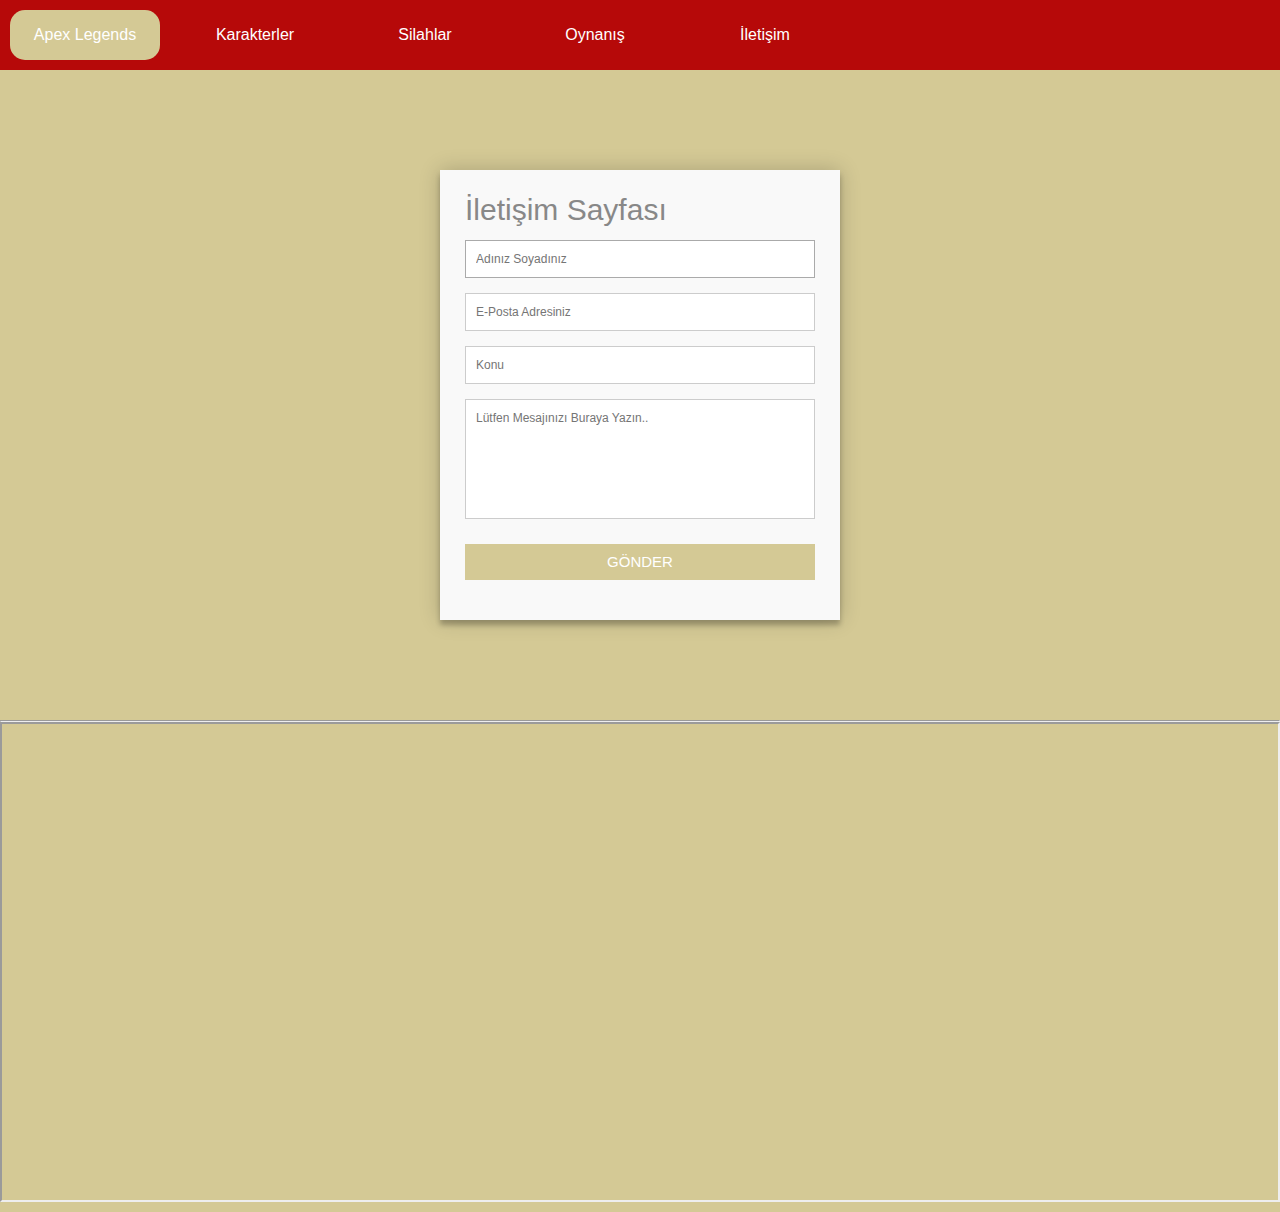
<file: iletişim.html>
<!DOCTYPE html>
<html lang="en">
  <head>
    <meta charset="UTF-8" />
    <meta http-equiv="X-UA-Compatible" content="IE=edge" />
    <meta name="viewport" content="width=device-width, initial-scale=1.0" />
    <title>İletişim</title>
    <link rel="stylesheet" href="style.css" />
    <link rel="stylesheet" href="iletişim.css" />
  </head>
  <body>
    <div class="menu-bar">
      <ul>
        <li class="active"><a href="index.html">Apex Legends</a></li>
        <li><a href="karakter.html">Karakterler</a></li>
        <li><a href="silahlar.html">Silahlar</a></li>
        <li><a href="oynanış.html">Oynanış</a></li>
        <li><a href="iletişim.html">İletişim</a></li>
      </ul>
    </div>
    <div class="container">
      <form id="contact" action="" method="">
        <h2>İletişim Sayfası</h2>
        <div class="form-control">
          <input
            placeholder="Adınız Soyadınız"
            type="text"
            required
            autofocus
          />
        </div>
        <div class="form-control">
          <input placeholder="E-Posta Adresiniz" type="email" required />
        </div>
        <div class="form-control">
          <input placeholder="Konu" type="text" required />
        </div>
        <div class="form-control">
          <textarea
            placeholder="Lütfen Mesajınızı Buraya Yazın.."
            required
          ></textarea>
        </div>
        <div class="form-control">
          <button name="submit" type="submit" id="submit">GÖNDER</button>
        </div>
      </form>
    </div>

    <hr />

    <iframe
      src="https://www.google.com/maps/d/embed?mid=1utpr8CiS82jmkZ1EgTTN_urhyxJ52gw&ehbc=2E312F"
      width="100%"
      height="480"
    ></iframe>
  </body>
</html>
</file>
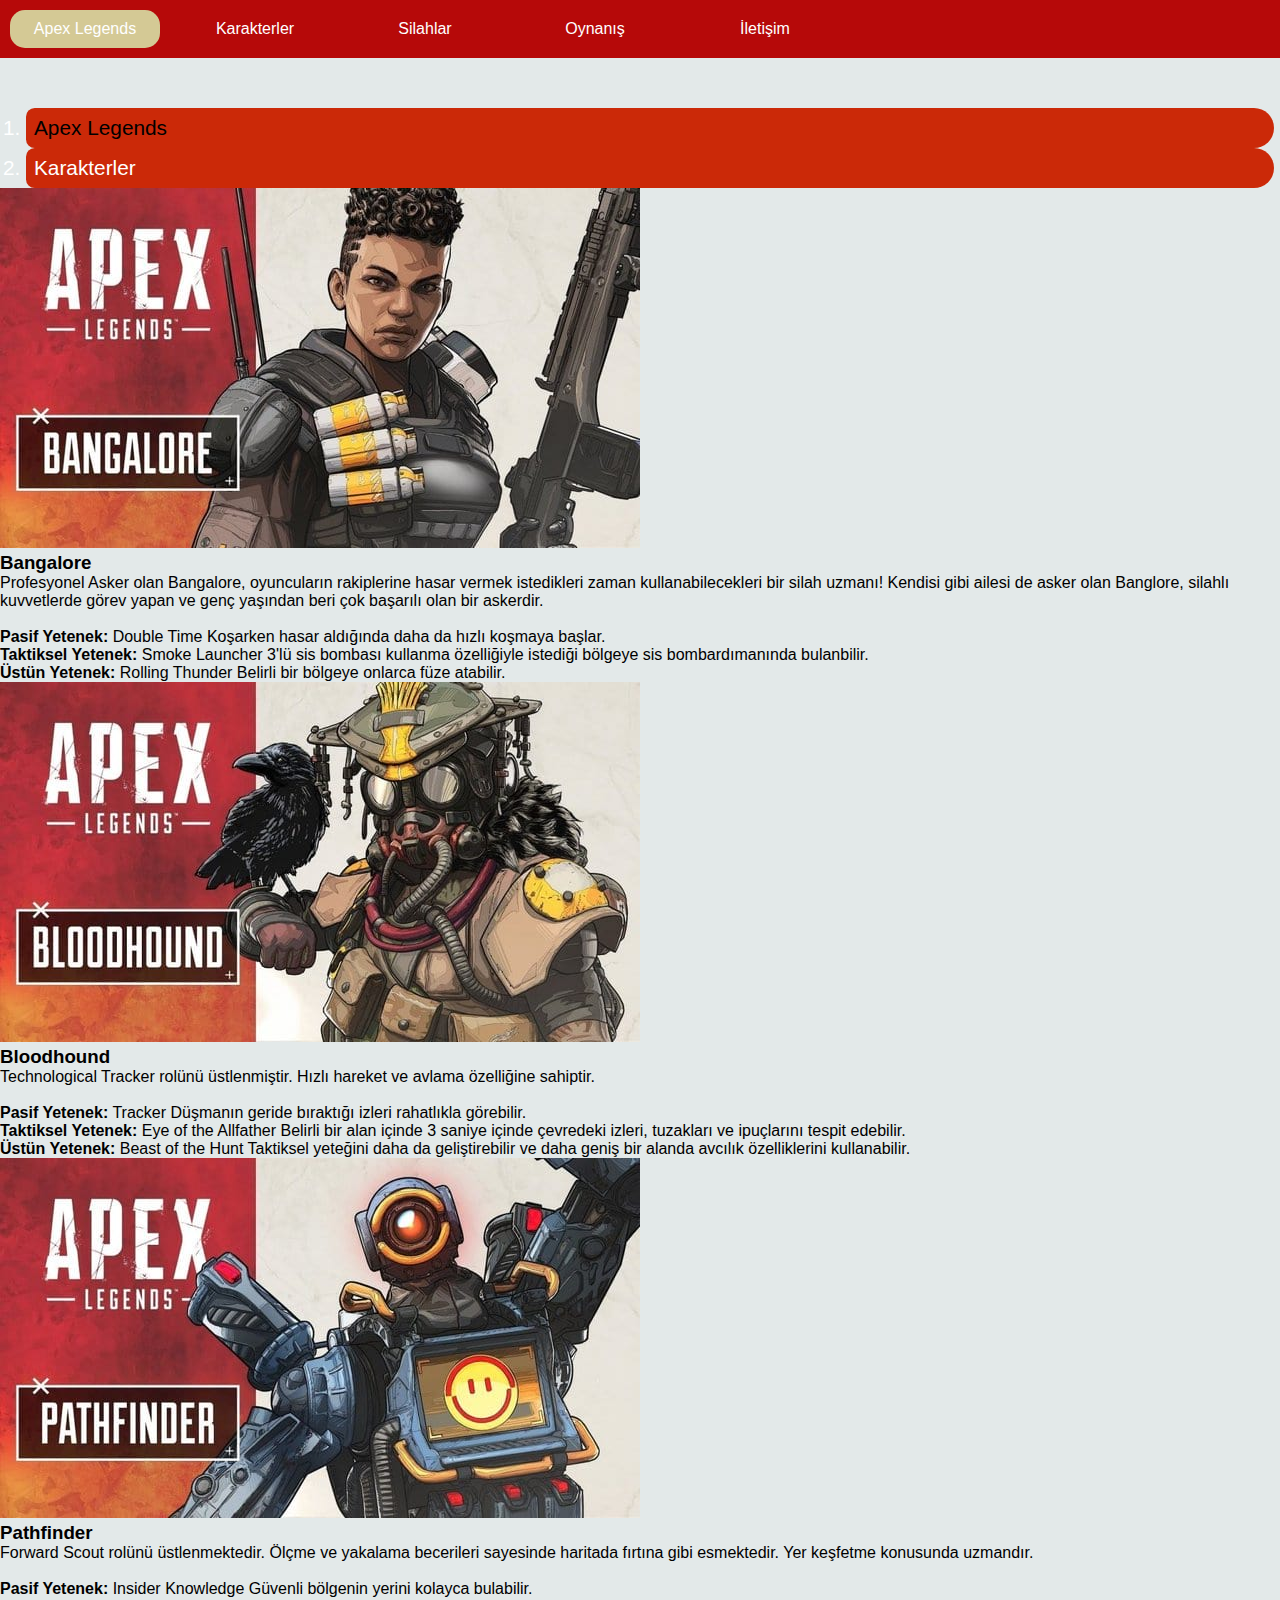
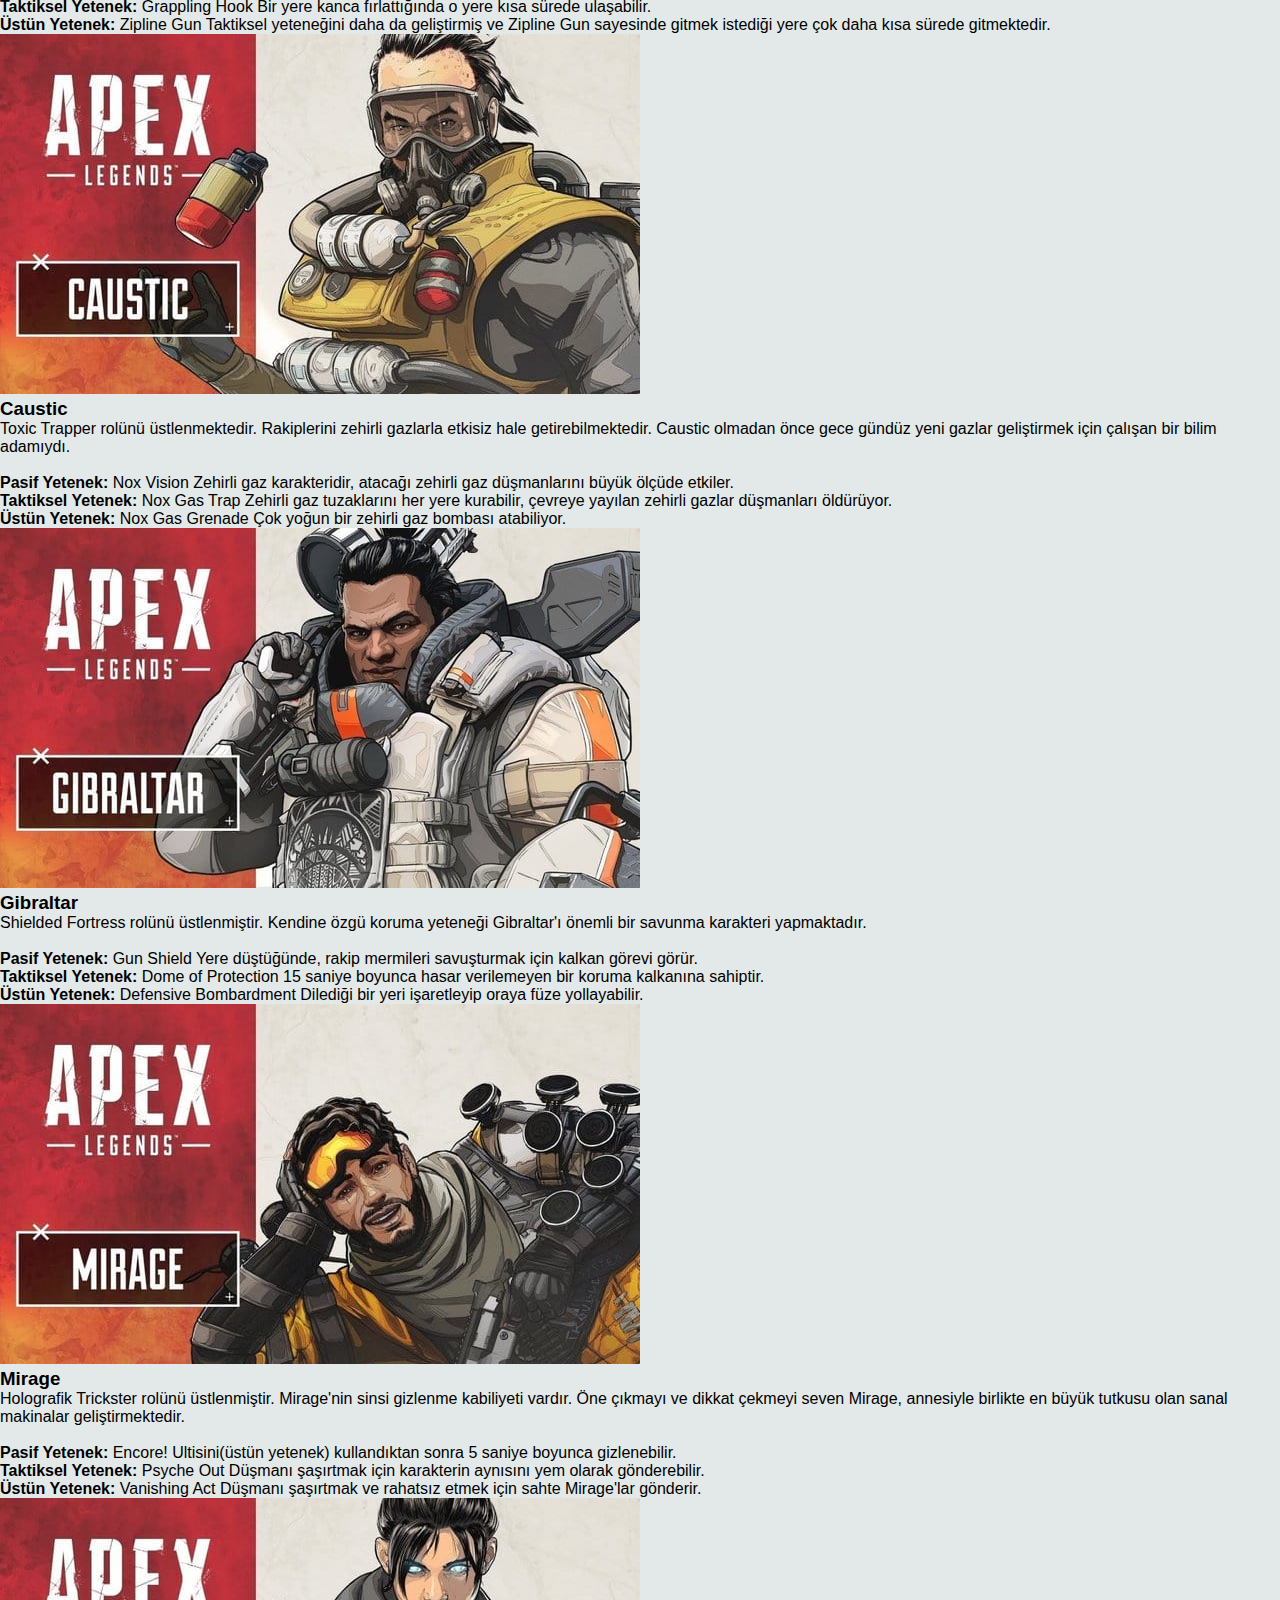
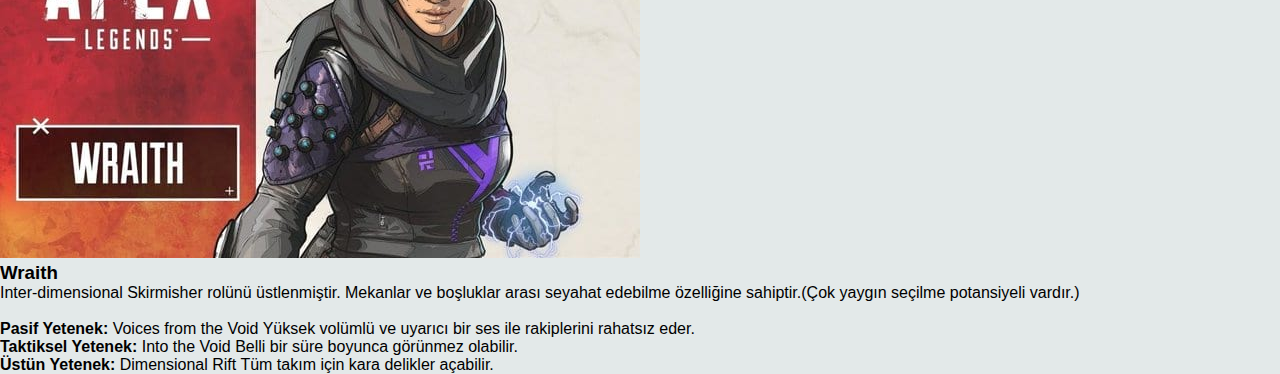
<file: karakter.html>
<!DOCTYPE html>
<html lang="en">
  <head>
    <meta charset="UTF-8" />
    <meta http-equiv="X-UA-Compatible" content="IE=edge" />
    <meta name="viewport" content="width=device-width, initial-scale=1.0" />
    <title>Karakterler</title>
    <link
      href="https://cdn.jsdelivr.net/npm/bootstrap@5.1.3/dist/css/bootstrap.min.css"
      rel="stylesheet"
      integrity="sha384-1BmE4kWBq78iYhFldvKuhfTAU6auU8tT94WrHftjDbrCEXSU1oBoqyl2QvZ6jIW3"
      crossorigin="anonymous"
    />
    <link rel="stylesheet" href="crumb.css" />
    <link rel="stylesheet" href="style.css" />
  </head>
  <body>
    <div class="menu-bar">
      <ul>
        <li class="active"><a href="index.html">Apex Legends</a></li>
        <li><a href="karakter.html">Karakterler</a></li>
        <li><a href="silahlar.html">Silahlar</a></li>
        <li><a href="oynanış.html">Oynanış</a></li>
        <li><a href="iletişim.html">İletişim</a></li>
      </ul>
    </div>

    <div class="container">
      <div class="crumb">
        <nav aria-label="breadcrumb">
          <ol class="breadcrumb">
            <li class="active" aria-current="page">
              <a href="index.html">Apex Legends</a>
            </li>
            <li class="" aria-current="page">Karakterler</li>
          </ol>
        </nav>
      </div>

      <div class="card-group">
        <div class="card">
          <a href="fotolar/karakterler/Bangalore.jpg">
            <img
              src="fotolar/karakterler/Bangalore.jpg"
              class="card-img-top"
              alt=""
            />
          </a>
          <div class="card-body">
            <h3 class="card-title">Bangalore</h3>
            <p class="card-text">
              <li>
                Profesyonel Asker olan Bangalore, oyuncuların rakiplerine hasar
                vermek istedikleri zaman kullanabilecekleri bir silah uzmanı!
                Kendisi gibi ailesi de asker olan Banglore, silahlı kuvvetlerde
                görev yapan ve genç yaşından beri çok başarılı olan bir
                askerdir.
              </li>
              <br />

              <li>
                <b>Pasif Yetenek:</b> Double Time Koşarken hasar aldığında daha
                da hızlı koşmaya başlar.
              </li>
              <li>
                <b> Taktiksel Yetenek:</b> Smoke Launcher 3'lü sis bombası
                kullanma özelliğiyle istediği bölgeye sis bombardımanında
                bulanbilir.
              </li>
              <li>
                <b> Üstün Yetenek:</b> Rolling Thunder Belirli bir bölgeye
                onlarca füze atabilir.
              </li>
            </p>
          </div>
        </div>

        <div class="card">
          <a href="fotolar/karakterler/Bloodhound.jpg">
            <img
              src="fotolar/karakterler/Bloodhound.jpg"
              class="card-img-top"
              alt=""
            />
          </a>
          <div class="card-body">
            <h3 class="card-title">Bloodhound</h3>
            <p>
              <li>
                Technological Tracker rolünü üstlenmiştir. Hızlı hareket ve
                avlama özelliğine sahiptir.
              </li>
              <br />

              <li>
                <b> Pasif Yetenek:</b> Tracker Düşmanın geride bıraktığı izleri
                rahatlıkla görebilir.
              </li>
              <li>
                <b> Taktiksel Yetenek:</b> Eye of the Allfather Belirli bir alan
                içinde 3 saniye içinde çevredeki izleri, tuzakları ve ipuçlarını
                tespit edebilir.
              </li>
              <li>
                <b> Üstün Yetenek:</b> Beast of the Hunt Taktiksel yeteğini daha
                da geliştirebilir ve daha geniş bir alanda avcılık özelliklerini
                kullanabilir.
              </li>
            </p>
          </div>
        </div>
      </div>

      <div class="card-group">
        <div class="card">
          <a href="fotolar/karakterler/Pathfinder.jpg">
            <img
              src="fotolar/karakterler/Pathfinder.jpg"
              class="card-img-top"
              alt=""
            />
          </a>
          <div class="card-body">
            <h3 class="card-title">Pathfinder</h3>
            <p>
              <li>
                Forward Scout rolünü üstlenmektedir. Ölçme ve yakalama
                becerileri sayesinde haritada fırtına gibi esmektedir. Yer
                keşfetme konusunda uzmandır.
              </li>
              <br />

              <li>
                <b> Pasif Yetenek:</b> Insider Knowledge Güvenli bölgenin yerini
                kolayca bulabilir.
              </li>
              <li>
                <b> Taktiksel Yetenek:</b> Grappling Hook Bir yere kanca
                fırlattığında o yere kısa sürede ulaşabilir.
              </li>
              <li>
                <b> Üstün Yetenek:</b> Zipline Gun Taktiksel yeteneğini daha da
                geliştirmiş ve Zipline Gun sayesinde gitmek istediği yere çok
                daha kısa sürede gitmektedir.
              </li>
            </p>
          </div>
        </div>

        <div class="card">
          <a href="fotolar/karakterler/Caustic.jpg">
            <img
              src="fotolar/karakterler/Caustic.jpg"
              class="card-img-top"
              alt=""
            />
          </a>
          <div class="card-body">
            <h3 class="card-title">Caustic</h3>
            <p>
              <li>
                Toxic Trapper rolünü üstlenmektedir. Rakiplerini zehirli
                gazlarla etkisiz hale getirebilmektedir. Caustic olmadan önce
                gece gündüz yeni gazlar geliştirmek için çalışan bir bilim
                adamıydı.
              </li>
              <br />

              <li>
                <b> Pasif Yetenek: </b> Nox Vision Zehirli gaz karakteridir,
                atacağı zehirli gaz düşmanlarını büyük ölçüde etkiler.
              </li>
              <li>
                <b>Taktiksel Yetenek: </b> Nox Gas Trap Zehirli gaz tuzaklarını
                her yere kurabilir, çevreye yayılan zehirli gazlar düşmanları
                öldürüyor.
              </li>
              <li>
                <b> Üstün Yetenek: </b> Nox Gas Grenade Çok yoğun bir zehirli
                gaz bombası atabiliyor.
              </li>
            </p>
          </div>
        </div>
      </div>
      <div class="card-group">
        <div class="card">
          <a href="fotolar/karakterler/Gibraltar.jpg">
            <img
              src="fotolar/karakterler/Gibraltar.jpg"
              class="card-img-top"
              alt=""
            />
          </a>
          <div class="card-body">
            <h3 class="card-title">Gibraltar</h3>
            <p>
              <li>
                Shielded Fortress rolünü üstlenmiştir. Kendine özgü koruma
                yeteneği Gibraltar'ı önemli bir savunma karakteri yapmaktadır.
              </li>
              <br />

              <li>
                <b> Pasif Yetenek: </b> Gun Shield Yere düştüğünde, rakip
                mermileri savuşturmak için kalkan görevi görür.
              </li>
              <li>
                <b> Taktiksel Yetenek: </b> Dome of Protection 15 saniye boyunca
                hasar verilemeyen bir koruma kalkanına sahiptir.
              </li>
              <li>
                <b> Üstün Yetenek: </b> Defensive Bombardment Dilediği bir yeri
                işaretleyip oraya füze yollayabilir.
              </li>
            </p>
          </div>
        </div>

        <div class="card">
          <a href="fotolar/karakterler/Mirage.jpg">
            <img
              src="fotolar/karakterler/Mirage.jpg"
              class="card-img-top"
              alt=""
            />
          </a>
          <div class="card-body">
            <h3 class="card-title">Mirage</h3>
            <p>
              <li>
                Holografik Trickster rolünü üstlenmiştir. Mirage'nin sinsi
                gizlenme kabiliyeti vardır. Öne çıkmayı ve dikkat çekmeyi seven
                Mirage, annesiyle birlikte en büyük tutkusu olan sanal makinalar
                geliştirmektedir.
              </li>
              <br />

              <li>
                <b> Pasif Yetenek: </b> Encore! Ultisini(üstün yetenek)
                kullandıktan sonra 5 saniye boyunca gizlenebilir.
              </li>
              <li>
                <b> Taktiksel Yetenek: </b> Psyche Out Düşmanı şaşırtmak için
                karakterin aynısını yem olarak gönderebilir.
              </li>
              <li>
                <b> Üstün Yetenek: </b> Vanishing Act Düşmanı şaşırtmak ve
                rahatsız etmek için sahte Mirage'lar gönderir.
              </li>
            </p>
          </div>
        </div>
      </div>
      <div class="card-group">
        <div class="card">
          <a href="fotolar/karakterler/Wraith.jpg">
            <img
              src="fotolar/karakterler/Wraith.jpg"
              class="card-img-top"
              alt=""
            />
          </a>
          <div class="card-body">
            <h3 class="card-title">Wraith</h3>
            <p>
              <li>
                Inter-dimensional Skirmisher rolünü üstlenmiştir. Mekanlar ve
                boşluklar arası seyahat edebilme özelliğine sahiptir.(Çok yaygın
                seçilme potansiyeli vardır.)
              </li>
              <br />

              <li>
                <b> Pasif Yetenek: </b> Voices from the Void Yüksek volümlü ve
                uyarıcı bir ses ile rakiplerini rahatsız eder.
              </li>
              <li>
                <b> Taktiksel Yetenek: </b> Into the Void Belli bir süre boyunca
                görünmez olabilir.
              </li>
              <li>
                <b> Üstün Yetenek: </b> Dimensional Rift Tüm takım için kara
                delikler açabilir.
              </li>
            </p>
          </div>
        </div>
      </div>
    </div>
  </body>
</html>
</file>
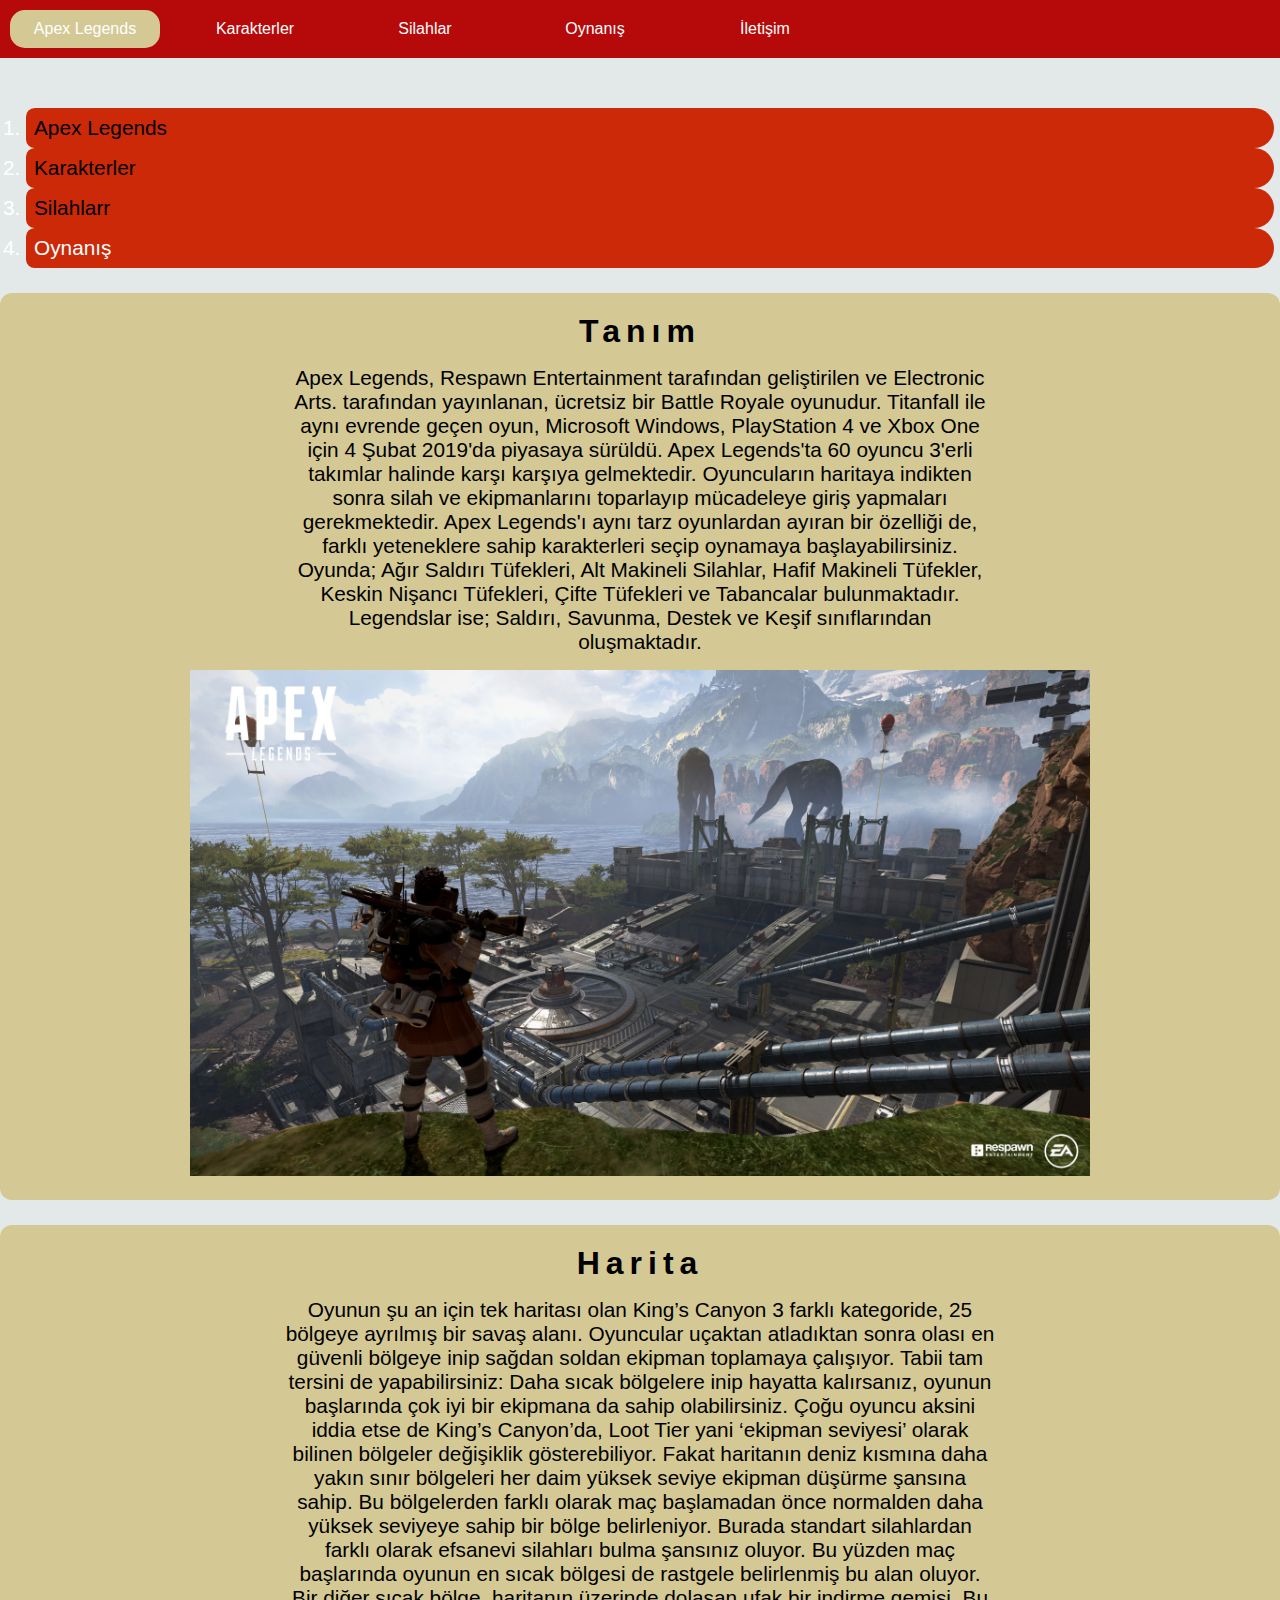
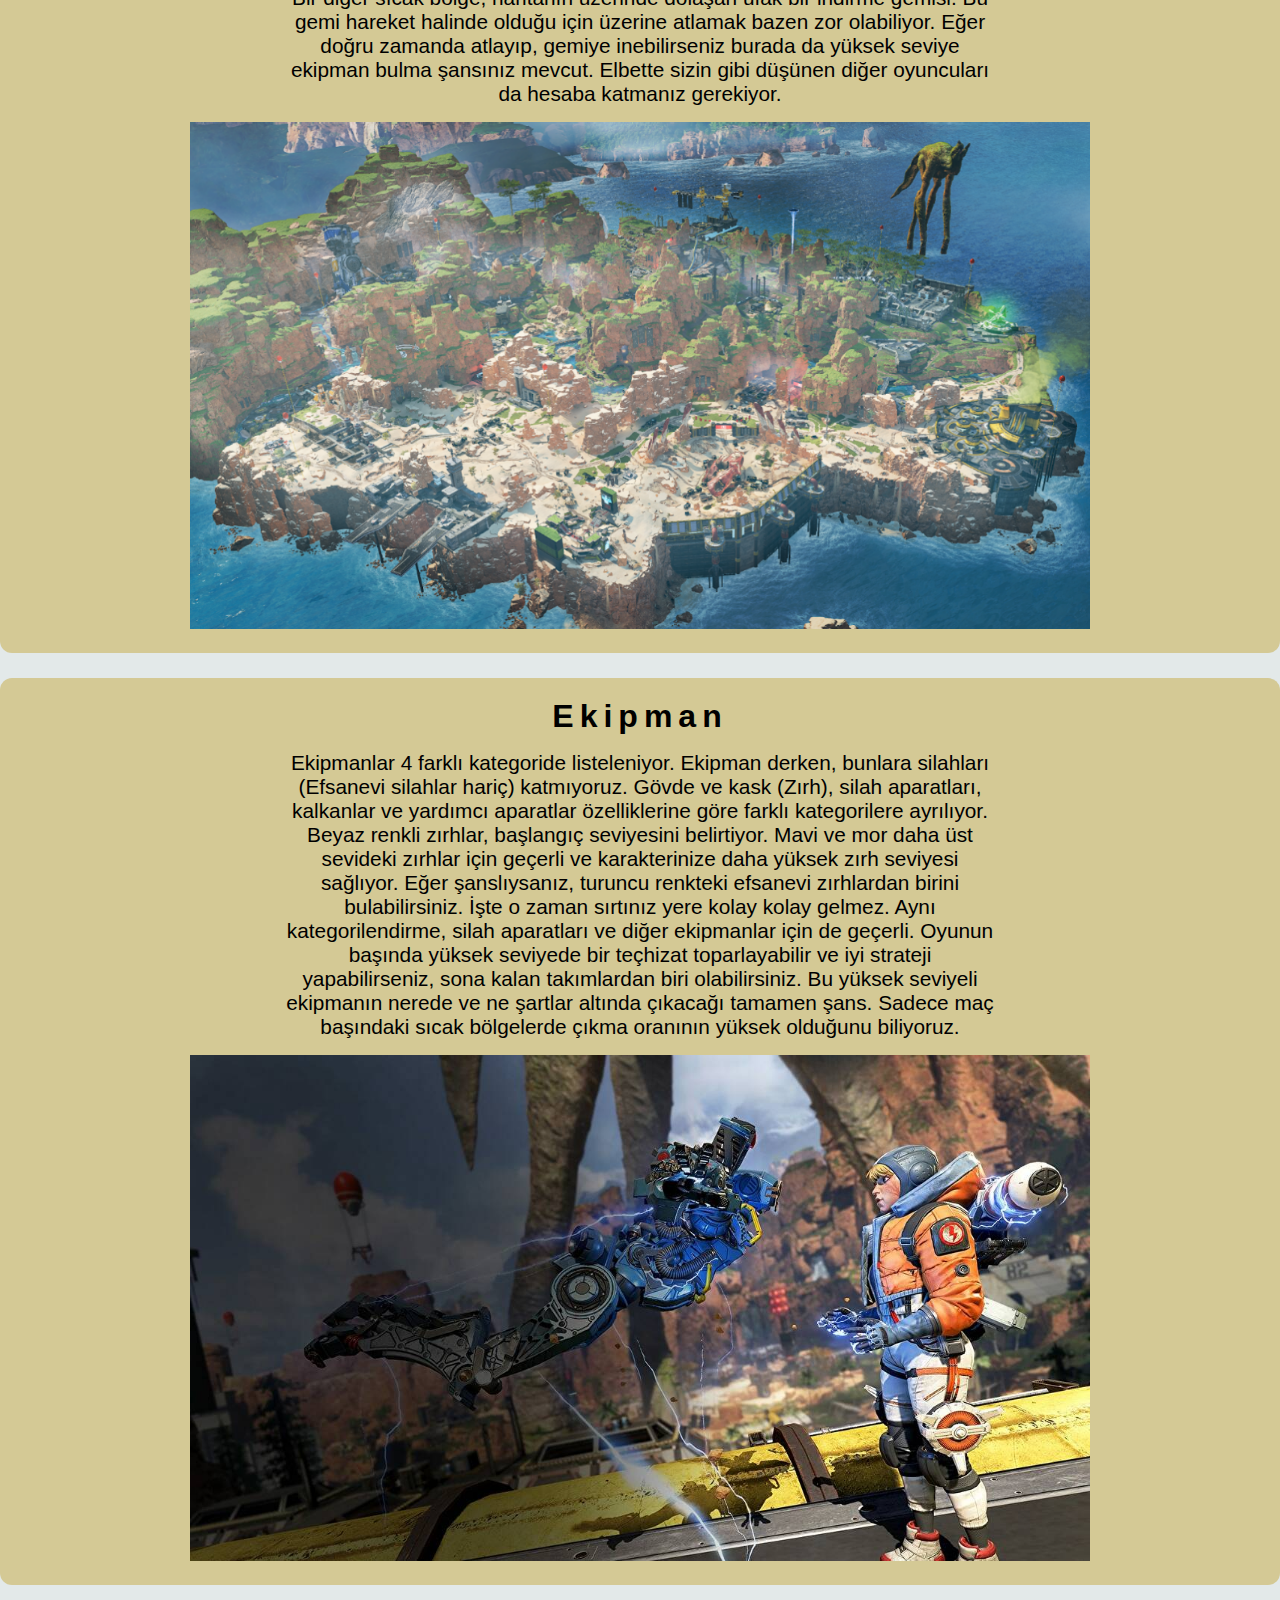
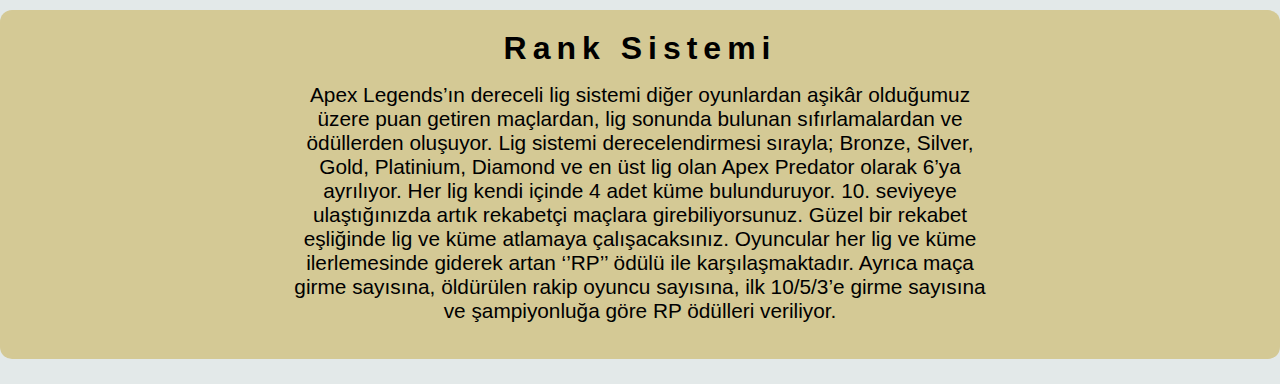
<file: oynanış.html>
<!DOCTYPE html>
<html lang="en">
  <head>
    <meta charset="UTF-8" />
    <meta http-equiv="X-UA-Compatible" content="IE=edge" />
    <meta name="viewport" content="width=device-width, initial-scale=1.0" />
    <title>Oynanış</title>
    <link
    href="https://cdn.jsdelivr.net/npm/bootstrap@5.1.3/dist/css/bootstrap.min.css"
    rel="stylesheet"
    integrity="sha384-1BmE4kWBq78iYhFldvKuhfTAU6auU8tT94WrHftjDbrCEXSU1oBoqyl2QvZ6jIW3"
    crossorigin="anonymous"
  />
  <link rel="stylesheet" href="crumb.css">
    <link rel="stylesheet" href="style.css" />
    <link rel="stylesheet" href="text.css" />
  </head>
  <body>
    <div class="menu-bar">
      <ul>
        <li class="active"><a href="index.html">Apex Legends</a></li>
        <li><a href="karakter.html">Karakterler</a></li>
        <li><a href="silahlar.html">Silahlar</a></li>
        <li><a href="oynanış.html">Oynanış</a></li>
        <li><a href="iletişim.html">İletişim</a></li>
      </ul>
    </div>

    <div class="container">
      <div class="crumb">
        <nav aria-label="breadcrumb">
          <ol class="breadcrumb">
            <li class="active" aria-current="page">
              <a href="index.html">Apex Legends</a>
            </li>
            <li class="active" aria-current="page">
              <a href="karakter.html">Karakterler</a>
            </li>
            <li class="active" aria-current="page">
              <a href="silahlar.html">Silahlarr</a>
            </li>
            <li class="" aria-current="page">Oynanış</li>
          </ol>
        </nav>
      </div>
      <div class="text">
        <p> <h1>Tanım</h1> </p>
        <p class="apex-text">
          Apex Legends, Respawn Entertainment tarafından geliştirilen ve
          Electronic Arts. tarafından yayınlanan, ücretsiz bir Battle Royale
          oyunudur. Titanfall ile aynı evrende geçen oyun, Microsoft Windows,
          PlayStation 4 ve Xbox One için 4 Şubat 2019'da piyasaya sürüldü. Apex
          Legends'ta 60 oyuncu 3'erli takımlar halinde karşı karşıya
          gelmektedir. Oyuncuların haritaya indikten sonra silah ve
          ekipmanlarını toparlayıp mücadeleye giriş yapmaları gerekmektedir.
          Apex Legends'ı aynı tarz oyunlardan ayıran bir özelliği de, farklı
          yeteneklere sahip karakterleri seçip oynamaya başlayabilirsiniz.
          Oyunda; Ağır Saldırı Tüfekleri, Alt Makineli Silahlar, Hafif Makineli
          Tüfekler, Keskin Nişancı Tüfekleri, Çifte Tüfekleri ve Tabancalar
          bulunmaktadır. Legendslar ise; Saldırı, Savunma, Destek ve Keşif
          sınıflarından oluşmaktadır.
        </p>
           <a href="fotolar/oynanış/0oksUH.jpg">
        <img src="fotolar/oynanış/0oksUH.jpg" class="apex-legend" alt="" />
    </a>
      </div>
      <div class="text">
        <p><h1>Harita</h1></p>
        <p class="apex-text">
          Oyunun şu an için tek haritası olan King’s Canyon 3 farklı kategoride,
          25 bölgeye ayrılmış bir savaş alanı. Oyuncular uçaktan atladıktan
          sonra olası en güvenli bölgeye inip sağdan soldan ekipman toplamaya
          çalışıyor. Tabii tam tersini de yapabilirsiniz: Daha sıcak bölgelere
          inip hayatta kalırsanız, oyunun başlarında çok iyi bir ekipmana da
          sahip olabilirsiniz. Çoğu oyuncu aksini iddia etse de King’s
          Canyon’da, Loot Tier yani ‘ekipman seviyesi’ olarak bilinen bölgeler
          değişiklik gösterebiliyor. Fakat haritanın deniz kısmına daha yakın
          sınır bölgeleri her daim yüksek seviye ekipman düşürme şansına sahip.
          Bu bölgelerden farklı olarak maç başlamadan önce normalden daha yüksek
          seviyeye sahip bir bölge belirleniyor. Burada standart silahlardan
          farklı olarak efsanevi silahları bulma şansınız oluyor. Bu yüzden maç
          başlarında oyunun en sıcak bölgesi de rastgele belirlenmiş bu alan
          oluyor. Bir diğer sıcak bölge, haritanın üzerinde dolaşan ufak bir
          indirme gemisi. Bu gemi hareket halinde olduğu için üzerine atlamak
          bazen zor olabiliyor. Eğer doğru zamanda atlayıp, gemiye inebilirseniz
          burada da yüksek seviye ekipman bulma şansınız mevcut. Elbette sizin
          gibi düşünen diğer oyuncuları da hesaba katmanız gerekiyor.
        </p>
        <a href="fotolar/oynanış/apex-legends-reforged-kings-canyon-map-update.png.adapt.crop191x100.628p.png">
        <img
          src="fotolar/oynanış/apex-legends-reforged-kings-canyon-map-update.png.adapt.crop191x100.628p.png" class="apex-legend"
          alt=""
        />
    </a>
      </div>
      <div class="text">
        <p><h1>Ekipman</h1></p>
        <p class="apex-text">
          Ekipmanlar 4 farklı kategoride listeleniyor. Ekipman derken, bunlara
          silahları (Efsanevi silahlar hariç) katmıyoruz. Gövde ve kask (Zırh),
          silah aparatları, kalkanlar ve yardımcı aparatlar özelliklerine göre
          farklı kategorilere ayrılıyor. Beyaz renkli zırhlar, başlangıç
          seviyesini belirtiyor. Mavi ve mor daha üst sevideki zırhlar için
          geçerli ve karakterinize daha yüksek zırh seviyesi sağlıyor. Eğer
          şanslıysanız, turuncu renkteki efsanevi zırhlardan birini
          bulabilirsiniz. İşte o zaman sırtınız yere kolay kolay gelmez. Aynı
          kategorilendirme, silah aparatları ve diğer ekipmanlar için de
          geçerli. Oyunun başında yüksek seviyede bir teçhizat toparlayabilir ve
          iyi strateji yapabilirseniz, sona kalan takımlardan biri
          olabilirsiniz. Bu yüksek seviyeli ekipmanın nerede ve ne şartlar
          altında çıkacağı tamamen şans. Sadece maç başındaki sıcak bölgelerde
          çıkma oranının yüksek olduğunu biliyoruz.
        </p>
        <a href="fotolar/oynanış/apex_legends_season_2_1.jpg">
        <img src="fotolar/oynanış/apex_legends_season_2_1.jpg" class="apex-legend" alt="" />
    </a>
      </div>
      <div class="text">
        <p><h1>Rank Sistemi</h1></p>
        <p class="apex-text">
          Apex Legends’ın dereceli lig sistemi diğer oyunlardan aşikâr olduğumuz
          üzere puan getiren maçlardan, lig sonunda bulunan sıfırlamalardan ve
          ödüllerden oluşuyor. Lig sistemi derecelendirmesi sırayla; Bronze,
          Silver, Gold, Platinium, Diamond ve en üst lig olan Apex Predator
          olarak 6’ya ayrılıyor. Her lig kendi içinde 4 adet küme bulunduruyor.
          10. seviyeye ulaştığınızda artık rekabetçi maçlara girebiliyorsunuz.
          Güzel bir rekabet eşliğinde lig ve küme atlamaya çalışacaksınız.
          Oyuncular her lig ve küme ilerlemesinde giderek artan ‘’RP’’ ödülü ile
          karşılaşmaktadır. Ayrıca maça girme sayısına, öldürülen rakip oyuncu
          sayısına, ilk 10/5/3’e girme sayısına ve şampiyonluğa göre RP ödülleri
          veriliyor.
        </p>
        
      </div>
    </div>
  </body>
</html>
</file>
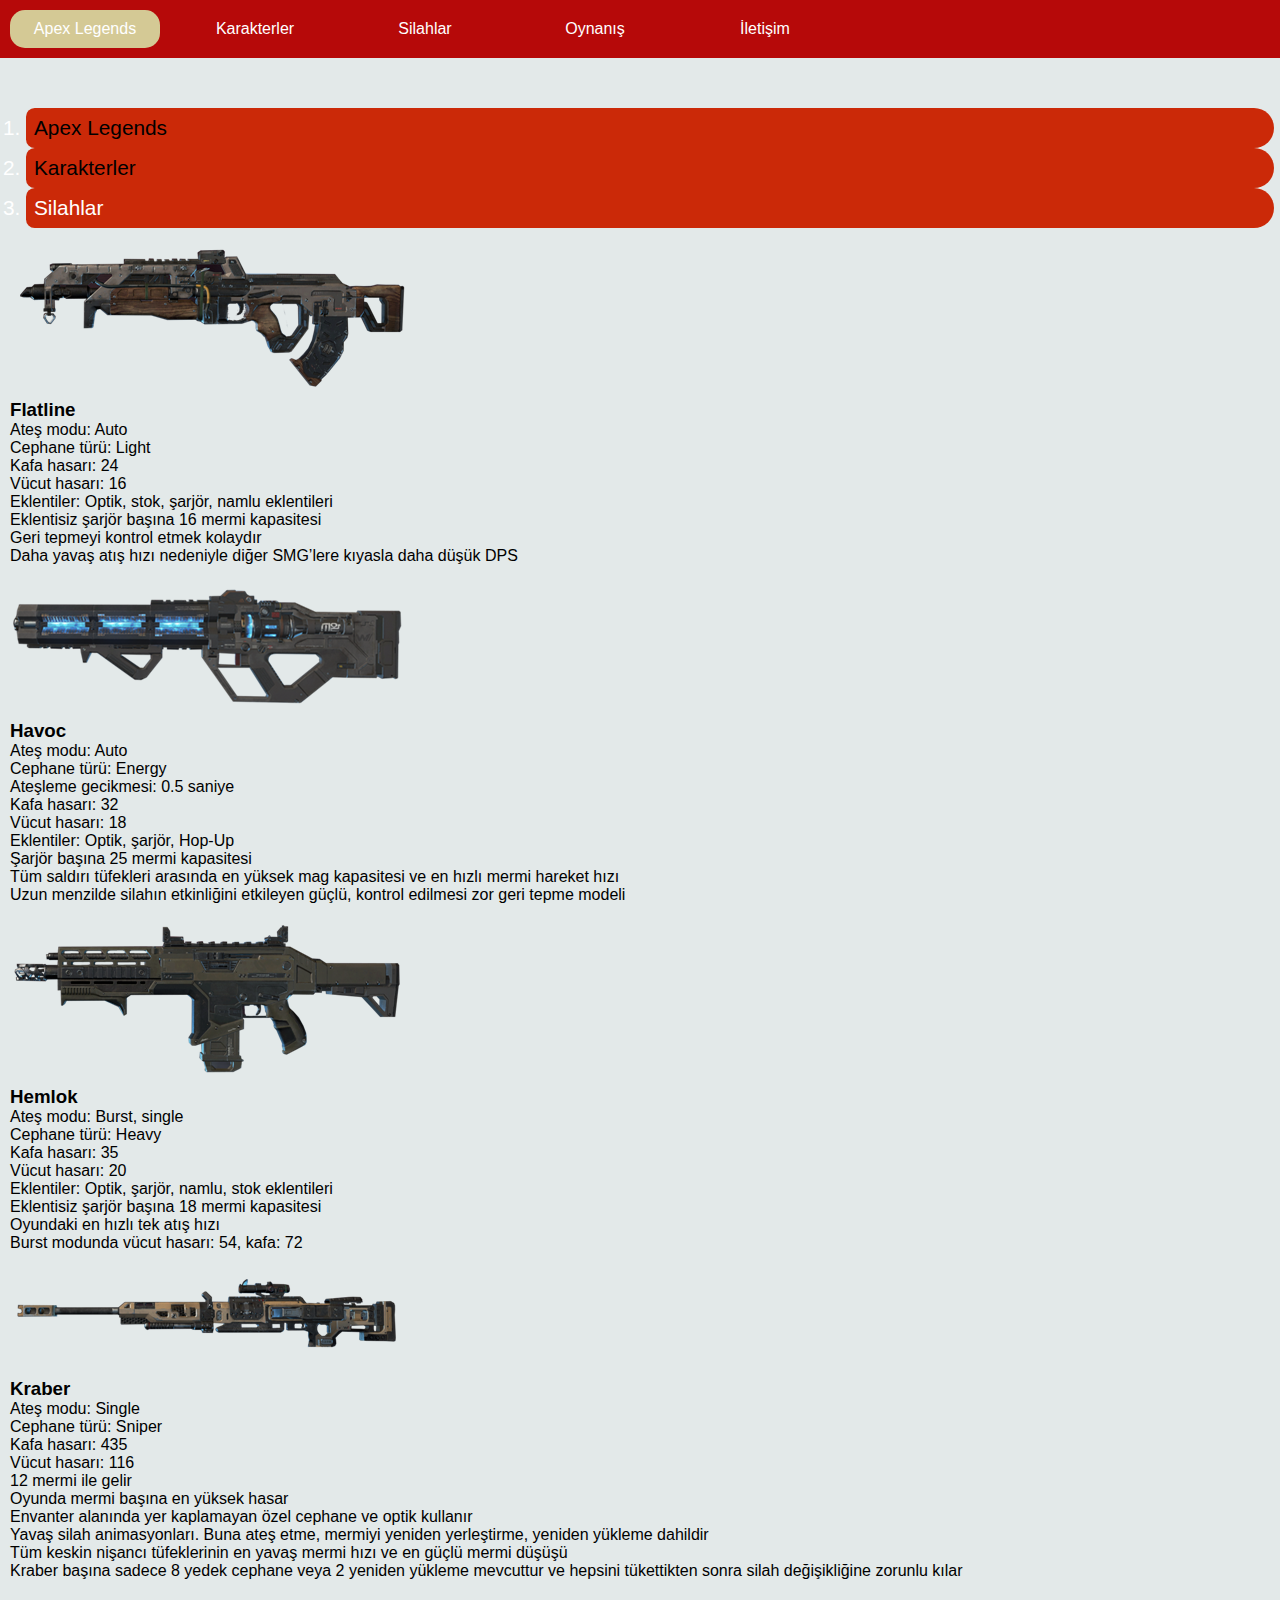
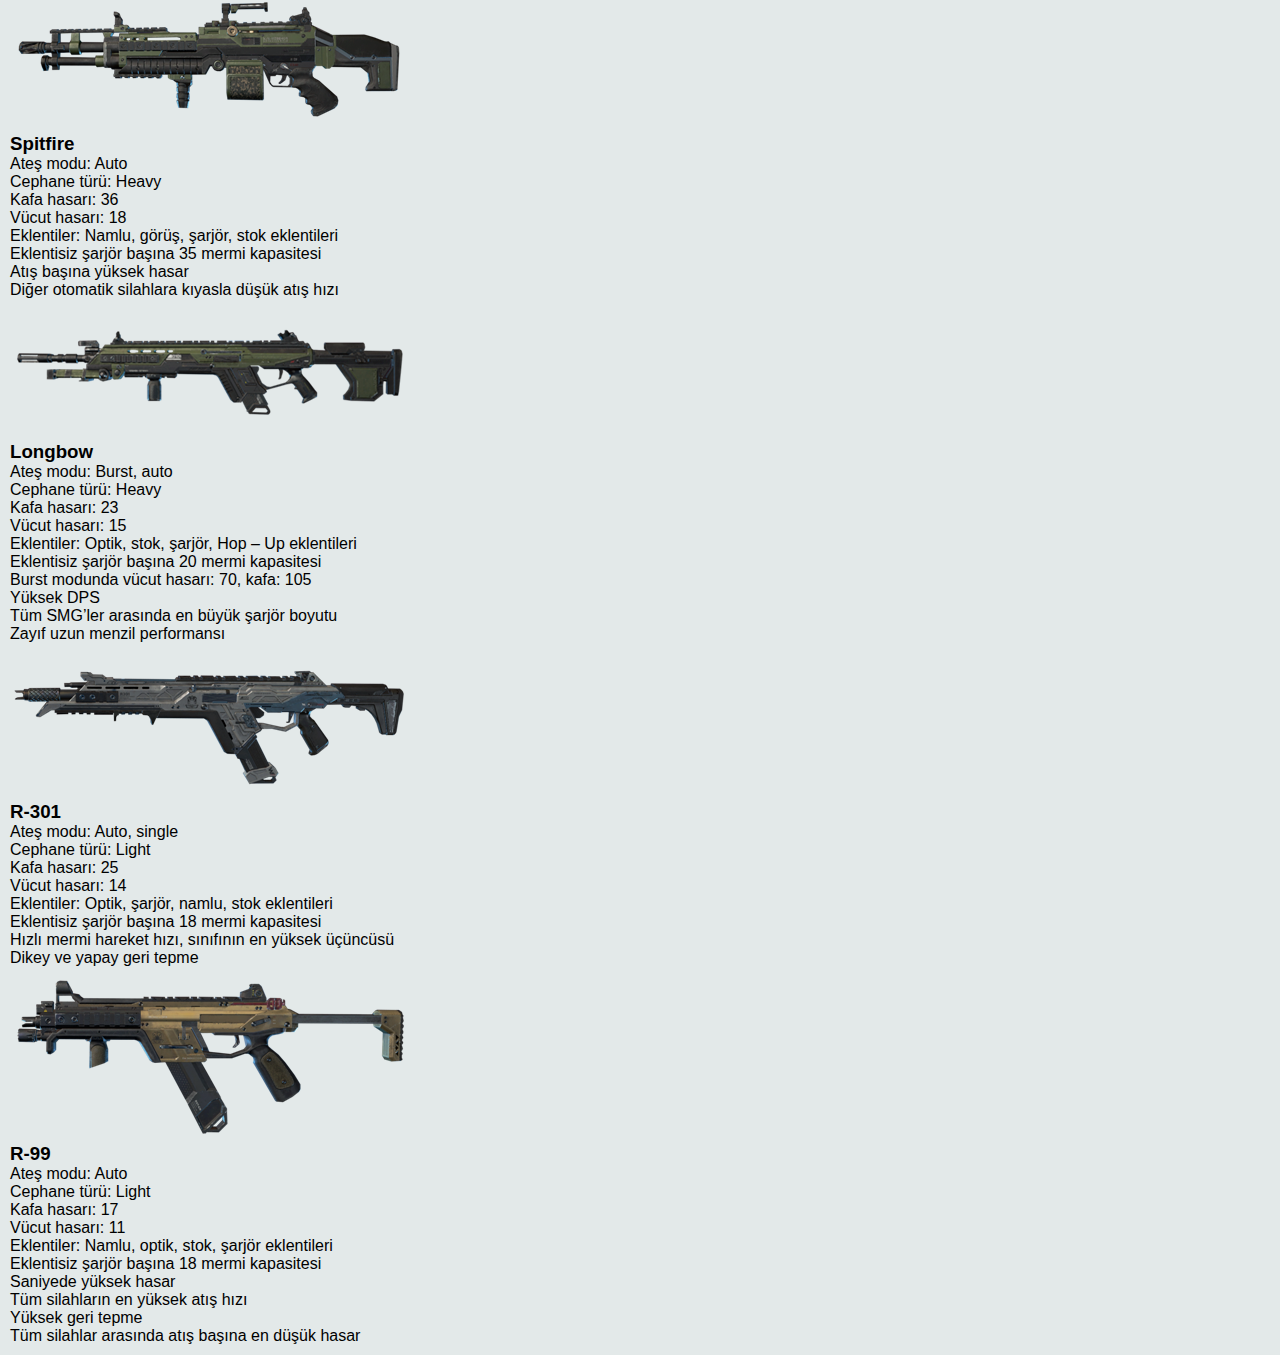
<file: silahlar.html>
<!DOCTYPE html>
<html lang="en">
  <head>
    <meta charset="UTF-8" />
    <meta http-equiv="X-UA-Compatible" content="IE=edge" />
    <meta name="viewport" content="width=device-width, initial-scale=1.0" />
    <title>Karakterler</title>
    <link
      href="https://cdn.jsdelivr.net/npm/bootstrap@5.1.3/dist/css/bootstrap.min.css"
      rel="stylesheet"
      integrity="sha384-1BmE4kWBq78iYhFldvKuhfTAU6auU8tT94WrHftjDbrCEXSU1oBoqyl2QvZ6jIW3"
      crossorigin="anonymous"
    />
    <link rel="stylesheet" href="crumb.css" />
    <link rel="stylesheet" href="style.css" />
    <link rel="stylesheet" href="card.css" />
  </head>
  <body>
    <div class="menu-bar">
      <ul>
        <li class="active"><a href="index.html">Apex Legends</a></li>
        <li><a href="karakter.html">Karakterler</a></li>
        <li><a href="silahlar.html">Silahlar</a></li>
        <li><a href="oynanış.html">Oynanış</a></li>
        <li><a href="iletişim.html">İletişim</a></li>
      </ul>
    </div>
    <section>
      <div class="container">
        <div class="crumb">
          <nav aria-label="breadcrumb">
            <ol class="breadcrumb">
              <li class="active" aria-current="page">
                <a href="index.html">Apex Legends</a>
              </li>
              <li class="active" aria-current="page">
                <a href="karakter.html">Karakterler</a>
              </li>
              <li class="" aria-current="page">Silahlar</li>
            </ol>
          </nav>
        </div>

        <div class="card-group">
          <div class="card">
            <a href="fotolar/silahlar/VK-47_Flatline_AR.png">
              <img
                src="fotolar/silahlar/VK-47_Flatline_AR.png"
                class="card-img-top"
                alt=""
              />
            </a>
            <div class="card-body">
              <h3 class="card-title">Flatline</h3>
              <p class="card-text">
                <li>Ateş modu: Auto</li>

                <li>Cephane türü: Light</li>
                <li>Kafa hasarı: 24</li>
                <li>Vücut hasarı: 16</li>
                <li>Eklentiler: Optik, stok, şarjör, namlu eklentileri</li>
                <li>Eklentisiz şarjör başına 16 mermi kapasitesi</li>
                <li>Geri tepmeyi kontrol etmek kolaydır</li>
                <li>
                  Daha yavaş atış hızı nedeniyle diğer SMG’lere kıyasla daha
                  düşük DPS
                </li>
              </p>
            </div>
          </div>

          <div class="card">
            <a href="fotolar/silahlar/Apex_Havoc_Rifle_AR.png">
              <img
                src="fotolar/silahlar/Apex_Havoc_Rifle_AR.png"
                class="card-img-top"
                alt=""
              />
            </a>
            <div class="card-body">
              <h3 class="card-title">Havoc</h3>
              <p>
                <li>Ateş modu: Auto</li>
                <li>Cephane türü: Energy</li>
                <li>Ateşleme gecikmesi: 0.5 saniye</li>
                <li>Kafa hasarı: 32</li>
                <li>Vücut hasarı: 18</li>
                <li>Eklentiler: Optik, şarjör, Hop-Up</li>
                <li>Şarjör başına 25 mermi kapasitesi</li>
                <li>
                  Tüm saldırı tüfekleri arasında en yüksek mag kapasitesi ve en
                  hızlı mermi hareket hızı
                </li>
                <li>
                  Uzun menzilde silahın etkinliğini etkileyen güçlü, kontrol
                  edilmesi zor geri tepme modeli
                </li>
              </p>
            </div>
          </div>

          <div class="card">
            <a href="fotolar/silahlar/Hemlok_Burst_AR.png">
              <img
                src="fotolar/silahlar/Hemlok_Burst_AR.png"
                class="card-img-top"
                alt=""
              />
            </a>
            <div class="card-body">
              <h3 class="card-title">Hemlok</h3>
              <p>
                <li>Ateş modu: Burst, single</li>
                <li>Cephane türü: Heavy</li>
                <li>Kafa hasarı: 35</li>
                <li>Vücut hasarı: 20</li>
                <li>Eklentiler: Optik, şarjör, namlu, stok eklentileri</li>
                <li>Eklentisiz şarjör başına 18 mermi kapasitesi</li>
                <li>Oyundaki en hızlı tek atış hızı</li>
                <li>Burst modunda vücut hasarı: 54, kafa: 72</li>
              </p>
            </div>
          </div>
        </div>
        <div class="card-group">
          <div class="card">
            <a href="fotolar/silahlar/Kraber_SR.png">
              <img
                src="fotolar/silahlar/Kraber_SR.png"
                class="card-img-top"
                alt=""
              />
            </a>
            <div class="card-body">
              <h3 class="card-title">Kraber</h3>
              <p>
                <li>Ateş modu: Single</li>
                <li>Cephane türü: Sniper</li>
                <li>Kafa hasarı: 435</li>
                <li>Vücut hasarı: 116</li>
                <li>12 mermi ile gelir</li>
                <li>Oyunda mermi başına en yüksek hasar</li>
                <li>
                  Envanter alanında yer kaplamayan özel cephane ve optik
                  kullanır
                </li>
                <li>
                  Yavaş silah animasyonları. Buna ateş etme, mermiyi yeniden
                  yerleştirme, yeniden yükleme dahildir
                </li>
                <li>
                  Tüm keskin nişancı tüfeklerinin en yavaş mermi hızı ve en
                  güçlü mermi düşüşü
                </li>
                <li>
                  Kraber başına sadece 8 yedek cephane veya 2 yeniden yükleme
                  mevcuttur ve hepsini tükettikten sonra silah değişikliğine
                  zorunlu kılar
                </li>
              </p>
            </div>
          </div>

          <div class="card">
            <a href="fotolar/silahlar/M600_Spitfire_LMG.png">
              <img
                src="fotolar/silahlar/M600_Spitfire_LMG.png"
                class="card-img-top"
                alt=""
              />
            </a>
            <div class="card-body">
              <h3 class="card-title">Spitfire</h3>
              <p>
                <li>Ateş modu: Auto</li>
                <li>Cephane türü: Heavy</li>
                <li>Kafa hasarı: 36</li>
                <li>Vücut hasarı: 18</li>
                <li>Eklentiler: Namlu, görüş, şarjör, stok eklentileri</li>
                <li>Eklentisiz şarjör başına 35 mermi kapasitesi</li>
                <li>Atış başına yüksek hasar</li>
                <li>Diğer otomatik silahlara kıyasla düşük atış hızı</li>
              </p>
            </div>
          </div>

          <div class="card">
            <a href="fotolar/silahlar/Longbow_DRM_SR.png">
              <img
                src="fotolar/silahlar/Longbow_DRM_SR.png"
                class="card-img-top"
                alt=""
              />
            </a>
            <div class="card-body">
              <h3 class="card-title">Longbow</h3>
              <p>
                <li>Ateş modu: Burst, auto</li>
                <li>Cephane türü: Heavy</li>
                <li>Kafa hasarı: 23</li>
                <li>Vücut hasarı: 15</li>
                <li>Eklentiler: Optik, stok, şarjör, Hop – Up eklentileri</li>
                <li>Eklentisiz şarjör başına 20 mermi kapasitesi</li>
                <li>Burst modunda vücut hasarı: 70, kafa: 105</li>
                <li>Yüksek DPS</li>
                <li>Tüm SMG’ler arasında en büyük şarjör boyutu</li>
                <li>Zayıf uzun menzil performansı</li>
              </p>
            </div>
          </div>
        </div>
        <div class="card-group">
          <div class="card">
            <a href="fotolar/silahlar/R-301_Carbine_AR.png">
              <img
                src="fotolar/silahlar/R-301_Carbine_AR.png"
                class="card-img-top"
                alt=""
              />
            </a>
            <div class="card-body">
              <h3 class="card-title">R-301</h3>
              <p>
                <li>Ateş modu: Auto, single</li>
                <li>Cephane türü: Light</li>
                <li>Kafa hasarı: 25</li>
                <li>Vücut hasarı: 14</li>
                <li>Eklentiler: Optik, şarjör, namlu, stok eklentileri</li>
                <li>Eklentisiz şarjör başına 18 mermi kapasitesi</li>
                <li>Hızlı mermi hareket hızı, sınıfının en yüksek üçüncüsü</li>
                <li>Dikey ve yapay geri tepme</li>
              </p>
            </div>
          </div>

          <div class="card">
            <a href="fotolar/silahlar/R-99_SMG.png">
              <img
                src="fotolar/silahlar/R-99_SMG.png"
                class="card-img-top"
                alt=""
              />
            </a>
            <div class="card-body">
              <h3 class="card-title">R-99</h3>
              <p>
                <li>Ateş modu: Auto</li>
                <li>Cephane türü: Light</li>
                <li>Kafa hasarı: 17</li>
                <li>Vücut hasarı: 11</li>
                <li>Eklentiler: Namlu, optik, stok, şarjör eklentileri</li>
                <li>Eklentisiz şarjör başına 18 mermi kapasitesi</li>
                <li>Saniyede yüksek hasar</li>
                <li>Tüm silahların en yüksek atış hızı</li>
                <li>Yüksek geri tepme</li>
                <li>Tüm silahlar arasında atış başına en düşük hasar</li>
              </p>
            </div>
          </div>
        </div>
      </div>
    </section>
  </body>
</html>
</file>
<file: style.css>
* {
  margin: 0;
  padding: 0;
  box-sizing: border-box;
}

body {
  background-color: rgb(227, 233, 233);
  font-family: sans-serif;
}

.menu-bar {
  background-color: rgb(182, 9, 9);
  text-align: center;
}

.menu-bar ul {
  display: flex;
  justify-content: flex-start;
  align-items: center;
  list-style: none;
}

.menu-bar ul li {
  width: 150px;
  margin: 10px;
  padding: 10px;
}

.menu-bar ul li a {
  text-decoration: none;
  color: #fff;
}

.active,
.menu-bar ul li:hover {
  background: #d4c995;
  border-radius: 15px;
}

.container {
  margin-top: 50px;
}
</file>
<file: iletişim.css>
* {
  margin: 0;
  padding: 0;
  box-sizing: border-box;
  -webkit-box-sizing: border-box;
  -moz-box-sizing: border-box;
}

body {
  font-family: sans-serif;
  line-height: 30px;
  color: #888;
  background: #d4c995;
}

.container {
  max-width: 400px;
  width: 100%;
  margin: 0 auto;
  position: relative;
}

#contact input[type="text"],
#contact input[type="email"],
#contact textarea,
#contact button[type="submit"] {
  font: 500 12px/16px "Segoe UI", Tahoma, Geneva, Verdana, sans-serif;
}

#contact {
  background: #f9f9f9;
  padding: 25px;
  margin: 100px 0;
  box-shadow: 0 0 20px 0 rgba(0, 0, 0, 0.2), 0 5px 5px 0 rgba(0, 0, 0, 0.24);
}

#contact h2 {
  display: block;
  font-size: 30px;
  font-weight: 300;
  margin-bottom: 15px;
}

.form-control {
  border: none !important;
  margin: 0 0 10px;
  min-width: 100%;
  padding: 0;
  width: 100%;
}

#contact input[type="text"],
#contact input[type="email"],
#contact textarea {
  width: 100%;
  border: 1px solid #ccc;
  background: #fff;
  margin: 0 0 5px;
  padding: 10px;
}

#contact input[type="text"]:hover,
#contact input[type="email"]:hover,
#contact textarea:hover {
  -webkit-transition: border-color 0.4s ease-in-out;
  -moz-transition: border-color 0.4s ease-in-out;
  transition: border-color 0.4s ease-in-out;
  border: 1px solid #aaa;
}

#contact textarea {
  height: 120px;
  max-width: 100%;
  resize: none;
}

#contact button[type="submit"] {
  cursor: pointer;
  width: 100%;
  border: none;
  background: #d4c995;
  color: #fff;
  margin: 0 0 5px;
  padding: 10px;
  font-size: 15px;
}

#contact button[type="submit"]:hover {
  background: #355c7d;
  -webkit-transition: background 0.4s ease-in-out;
  -moz-transition: background 0.4s ease-in-out;
  transition: background-color 0.4s ease-in-out;
}

#contact button[type="submit"]:active {
  box-shadow: inset 0 1px 3px rgba(0, 0, 0, 0.5);
}

#contact input:focus,
#contact textarea:focus {
  outline: 0;
  border: 1px solid #aaa;
}
</file>
<file: crumb.css>
.crumb {
  margin-top: 25px;
  font-size: 1.3rem;
  padding-left: 26px;
}

.crumb nav ol .breadcrumb-item.active {
  color: black;
}

.crumb nav ol li a {
  text-decoration: none;
  color: black;
}

.crumb nav ol li {
  color: white;
  background: #cb2908;
  padding: 8px;
  border-top-right-radius: 23px;
  border-bottom-right-radius: 23px;
  border-top-left-radius: 10px;
  border-bottom-left-radius: 10px;
  margin-right: 6px;
}

.crumb nav ol li::before {
  border-top: 22px solid transparent;
  border-bottom: 22px solid transparent;
}
</file>
<file: text.css>
.text {
  text-align: center;
  background: #d4c995;
  border-radius: 12px;
  padding: 20px;
  margin-top: 25px;
  margin-bottom: 25px;
}

p {
  text-align: center;
  font-family: "Franklin Gothic Medium", "Arial Narrow", Arial, sans-serif;
}
h1 {
  letter-spacing: 6px;
}
.apex-legend {
  width: 900px;
  height: auto;
}
.apex-text {
  width: 60%;
  height: auto;
  margin-left: 20%;
  font-size: 1.3rem;
  padding: 1rem;
}
</file>
<file: card.css>
p{
    text-align: center;
    font-family: 'Segoe UI', Tahoma, Geneva, Verdana, sans-serif;
}
b{
    font-size: 2rem;
}
.text{
    margin-top: 100px;
    width: 100%;
}
.card-group{
    margin-top: 10px;
}
.card{
    margin: 10px;
}
</file>
